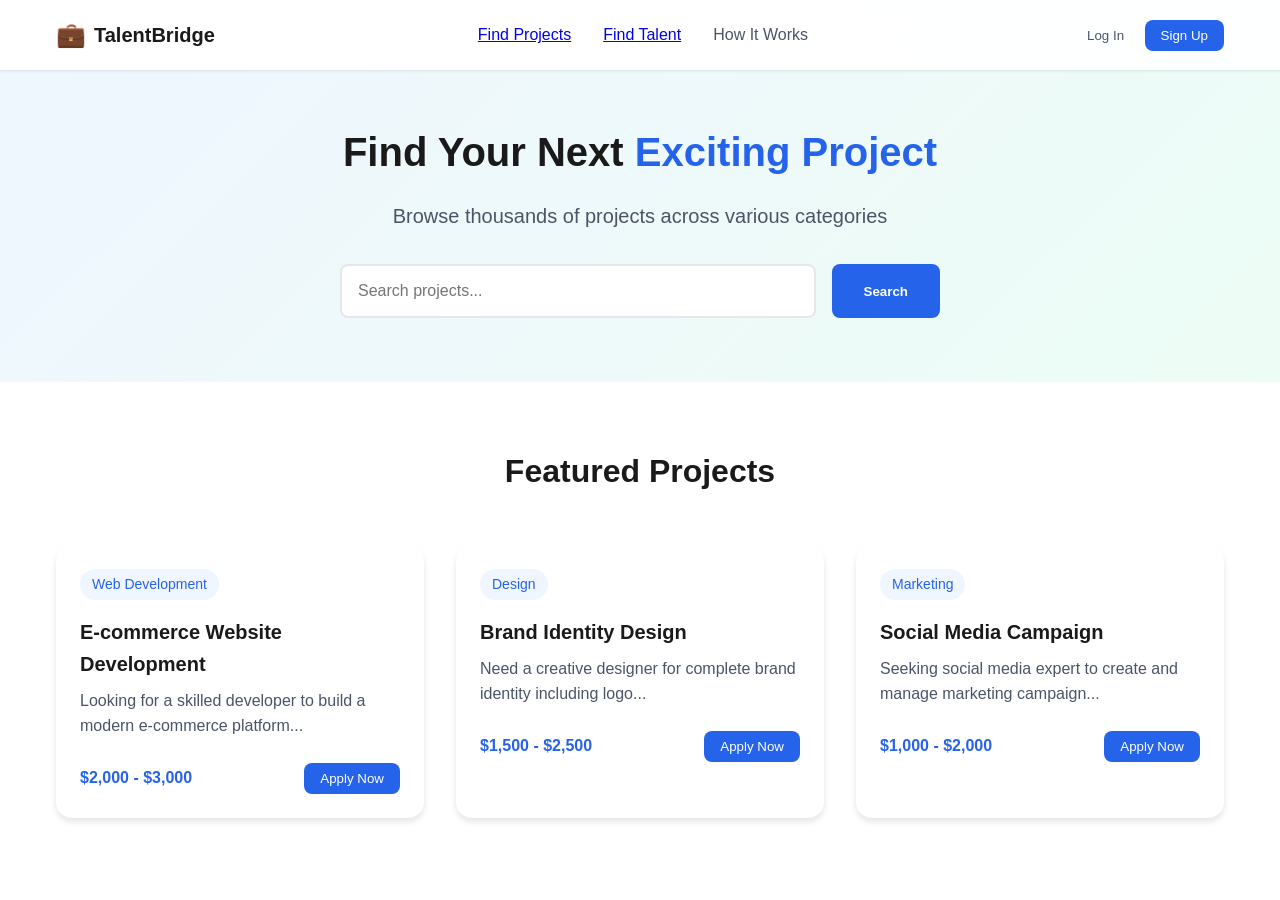
<file: findwork.html>
<!DOCTYPE html>
<html lang="en">
<head>
  <meta charset="UTF-8">
  <meta name="viewport" content="width=device-width, initial-scale=1.0">
  <title>Find Work - TalentBridge</title>
  <link rel="stylesheet" href="styles.css">
  <link rel="stylesheet" href="pages.css">
</head>
<body>
  <header class="header">
    <div class="container">
      <div class="logo">
        <span class="logo-icon">💼</span>
        <span class="logo-text">TalentBridge</span>
      </div>
      
      <nav class="desktop-nav">
        <div class="nav-item has-tooltip">
          <a href="findwork.html">Find Projects</a>
          <div class="tooltip">Browse Available Projects</div>
        </div>
        <div class="nav-item has-tooltip">
          <a href="hiretalent.html">Find Talent</a>
          <div class="tooltip">Discover Skilled Freelancers</div>
        </div>
        <a href="#" class="nav-item">How It Works</a>
      </nav>
      
      <div class="auth-buttons">
        <button class="btn-login">Log In</button>
        <button class="btn-signup">Sign Up</button>
      </div>
      
      <button class="mobile-menu-toggle" onclick="toggleMobileMenu()">☰</button>
    </div>
  </header>

  <div class="mobile-menu">
    <button class="close-menu" onclick="toggleMobileMenu()">✕</button>
    <nav>
      <a href="/findwork.html">Find Projects</a>
      <a href="/hiretalent.html">Find Talent</a>
      <a href="#">How It Works</a>
      <hr>
      <button class="btn-login-mobile">Log In</button>
      <button class="btn-signup-mobile">Sign Up</button>
    </nav>
  </div>

  <div class="mobile-menu-overlay" onclick="toggleMobileMenu()"></div>

  <main>
    <section class="page-hero">
      <div class="container">
        <h1>Find Your Next <span>Exciting Project</span></h1>
        <p>Browse thousands of projects across various categories</p>
        <div class="search-container">
          <input type="text" placeholder="Search projects..." class="search-input">
          <button class="search-button">Search</button>
        </div>
      </div>
    </section>

    <section class="featured-projects">
      <div class="container">
        <h2>Featured Projects</h2>
        <div class="project-grid">
          <div class="project-card">
            <span class="project-category">Web Development</span>
            <h3>E-commerce Website Development</h3>
            <p>Looking for a skilled developer to build a modern e-commerce platform...</p>
            <div class="project-footer">
              <span class="project-budget">$2,000 - $3,000</span>
              <button class="btn-apply">Apply Now</button>
            </div>
          </div>
          <div class="project-card">
            <span class="project-category">Design</span>
            <h3>Brand Identity Design</h3>
            <p>Need a creative designer for complete brand identity including logo...</p>
            <div class="project-footer">
              <span class="project-budget">$1,500 - $2,500</span>
              <button class="btn-apply">Apply Now</button>
            </div>
          </div>
          <div class="project-card">
            <span class="project-category">Marketing</span>
            <h3>Social Media Campaign</h3>
            <p>Seeking social media expert to create and manage marketing campaign...</p>
            <div class="project-footer">
              <span class="project-budget">$1,000 - $2,000</span>
              <button class="btn-apply">Apply Now</button>
            </div>
          </div>
        </div>
      </div>
    </section>
  </main>

  <script>
    function toggleMobileMenu() {
      document.body.classList.toggle('mobile-menu-open');
    }
  </script>
</body>
</html>
</file>
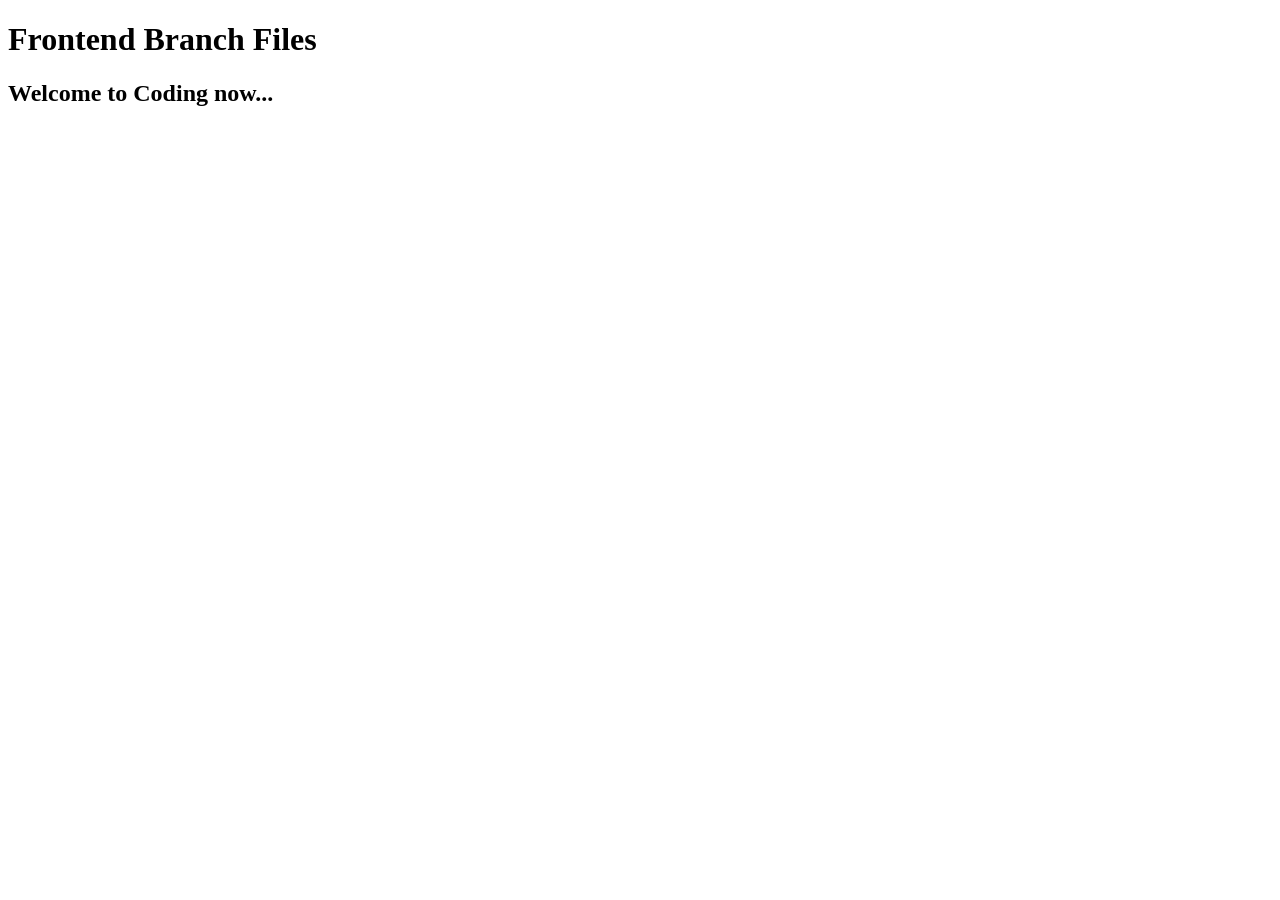
<file: front.html>
<!DOCTYPE html>
<html lang="en">
<head>
    <meta charset="UTF-8">
    <meta name="viewport" content="width=device-width, initial-scale=1.0">
    <title>Document</title>
</head>
<body>
    <h1>Frontend Branch Files</h1>
    <h2>Welcome to Coding now...</h2>
</body>
</html>
</file>
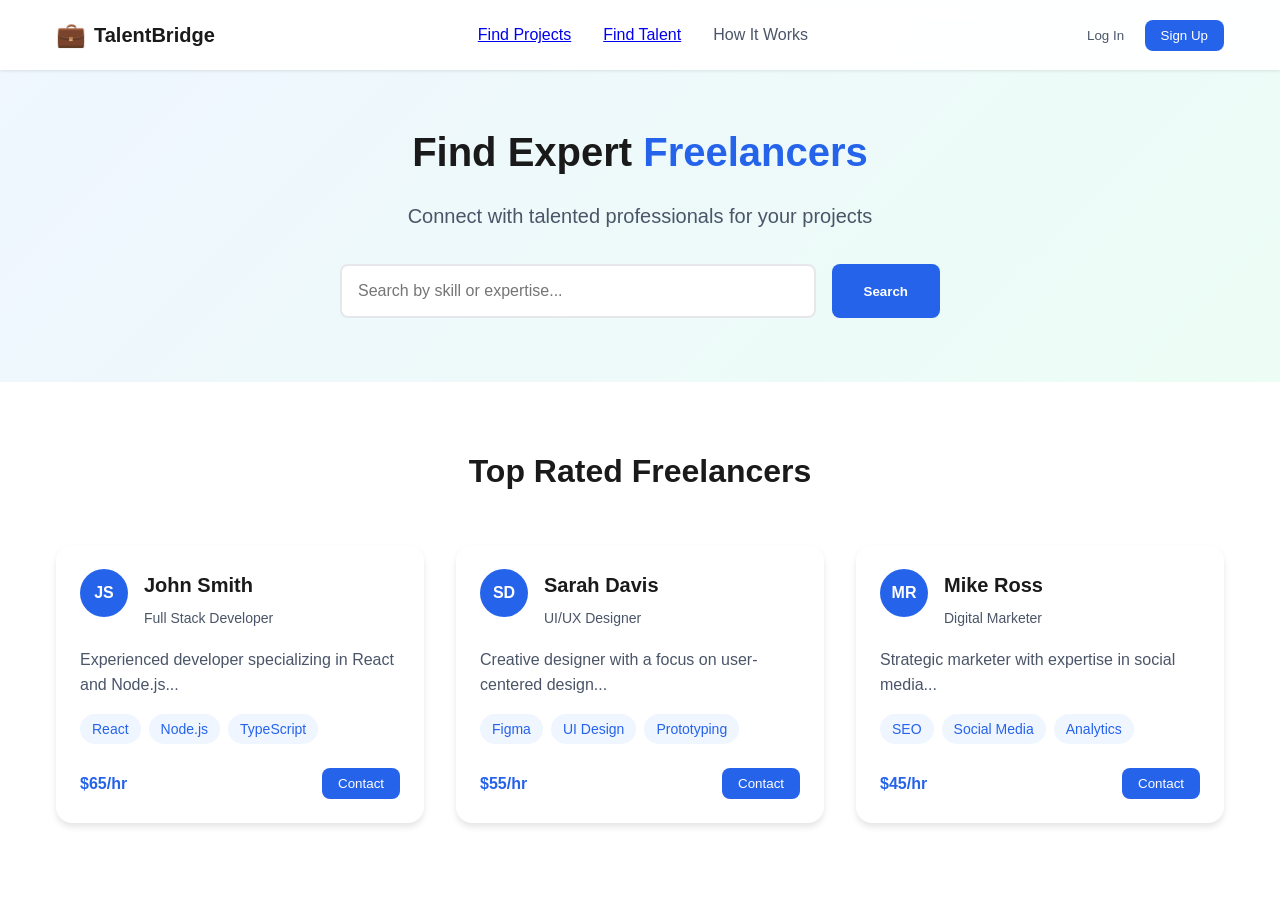
<file: hiretalent.html>
<!DOCTYPE html>
<html lang="en">
<head>
  <meta charset="UTF-8">
  <meta name="viewport" content="width=device-width, initial-scale=1.0">
  <title>Hire Talent - TalentBridge</title>
  <link rel="stylesheet" href="styles.css">
  <link rel="stylesheet" href="pages.css">
</head>
<body>
  <header class="header">
    <div class="container">
      <div class="logo">
        <span class="logo-icon">💼</span>
        <span class="logo-text">TalentBridge</span>
      </div>
      
      <nav class="desktop-nav">
        <div class="nav-item has-tooltip">
          <a href="findwork.html">Find Projects</a>
          <div class="tooltip">Browse Available Projects</div>
        </div>
        <div class="nav-item has-tooltip">
          <a href="hiretalent.html">Find Talent</a>
          <div class="tooltip">Discover Skilled Freelancers</div>
        </div>
        <a href="#" class="nav-item">How It Works</a>
      </nav>
      
      <div class="auth-buttons">
        <button class="btn-login">Log In</button>
        <button class="btn-signup">Sign Up</button>
      </div>
      
      <button class="mobile-menu-toggle" onclick="toggleMobileMenu()">☰</button>
    </div>
  </header>

  <div class="mobile-menu">
    <button class="close-menu" onclick="toggleMobileMenu()">✕</button>
    <nav>
      <a href="/findwork.html">Find Projects</a>
      <a href="/hiretalent.html">Find Talent</a>
      <a href="#">How It Works</a>
      <hr>
      <button class="btn-login-mobile">Log In</button>
      <button class="btn-signup-mobile">Sign Up</button>
    </nav>
  </div>

  <div class="mobile-menu-overlay" onclick="toggleMobileMenu()"></div>

  <main>
    <section class="page-hero">
      <div class="container">
        <h1>Find Expert <span>Freelancers</span></h1>
        <p>Connect with talented professionals for your projects</p>
        <div class="search-container">
          <input type="text" placeholder="Search by skill or expertise..." class="search-input">
          <button class="search-button">Search</button>
        </div>
      </div>
    </section>

    <section class="featured-freelancers">
      <div class="container">
        <h2>Top Rated Freelancers</h2>
        <div class="freelancer-grid">
          <div class="freelancer-card">
            <div class="freelancer-header">
              <div class="freelancer-avatar">JS</div>
              <div class="freelancer-info">
                <h3>John Smith</h3>
                <span class="freelancer-title">Full Stack Developer</span>
              </div>
            </div>
            <p>Experienced developer specializing in React and Node.js...</p>
            <div class="freelancer-skills">
              <span>React</span>
              <span>Node.js</span>
              <span>TypeScript</span>
            </div>
            <div class="freelancer-footer">
              <span class="freelancer-rate">$65/hr</span>
              <button class="btn-contact">Contact</button>
            </div>
          </div>
          <div class="freelancer-card">
            <div class="freelancer-header">
              <div class="freelancer-avatar">SD</div>
              <div class="freelancer-info">
                <h3>Sarah Davis</h3>
                <span class="freelancer-title">UI/UX Designer</span>
              </div>
            </div>
            <p>Creative designer with a focus on user-centered design...</p>
            <div class="freelancer-skills">
              <span>Figma</span>
              <span>UI Design</span>
              <span>Prototyping</span>
            </div>
            <div class="freelancer-footer">
              <span class="freelancer-rate">$55/hr</span>
              <button class="btn-contact">Contact</button>
            </div>
          </div>
          <div class="freelancer-card">
            <div class="freelancer-header">
              <div class="freelancer-avatar">MR</div>
              <div class="freelancer-info">
                <h3>Mike Ross</h3>
                <span class="freelancer-title">Digital Marketer</span>
              </div>
            </div>
            <p>Strategic marketer with expertise in social media...</p>
            <div class="freelancer-skills">
              <span>SEO</span>
              <span>Social Media</span>
              <span>Analytics</span>
            </div>
            <div class="freelancer-footer">
              <span class="freelancer-rate">$45/hr</span>
              <button class="btn-contact">Contact</button>
            </div>
          </div>
        </div>
      </div>
    </section>
  </main>

  <script>
    function toggleMobileMenu() {
      document.body.classList.toggle('mobile-menu-open');
    }
  </script>
</body>
</html>
</file>
<file: styles.css>
/* Reset and base styles */
* {
    margin: 0;
    padding: 0;
    box-sizing: border-box;
  }
  
  body {
    font-family: -apple-system, BlinkMacSystemFont, 'Segoe UI', Roboto, Oxygen, Ubuntu, Cantarell, sans-serif;
    line-height: 1.6;
    color: #1a1a1a;
    overflow-x: hidden;
  }
  
  .container {
    max-width: 1200px;
    margin: 0 auto;
    padding: 0 1rem;
  }
  
  /* Header styles */
  .header {
    position: fixed;
    top: 0;
    left: 0;
    right: 0;
    background: rgba(255, 255, 255, 0.95);
    backdrop-filter: blur(8px);
    box-shadow: 0 1px 3px rgba(0, 0, 0, 0.1);
    z-index: 1000;
  }
  
  .header .container {
    display: flex;
    align-items: center;
    justify-content: space-between;
    height: 70px;
  }
  
  .logo {
    display: flex;
    align-items: center;
    gap: 0.5rem;
  }
  
  .logo-icon {
    font-size: 1.5rem;
  }
  
  .logo-text {
    font-size: 1.25rem;
    font-weight: 700;
    color: #1a1a1a;
  }
  
  /* Navigation */
  .desktop-nav {
    display: none;
  }
  
  @media (min-width: 768px) {
    .desktop-nav {
      display: flex;
      gap: 2rem;
    }
  }
  
  .nav-item {
    position: relative;
    color: #4a5568;
    text-decoration: none;
    transition: color 0.2s;
  }
  
  .nav-item:hover {
    color: #2563eb;
  }
  
  /* Tooltip */
  .has-tooltip {
    position: relative;
  }
  
  .tooltip {
    position: absolute;
    top: -40px;
    left: 50%;
    transform: translateX(-50%);
    background: #1a1a1a;
    color: white;
    padding: 0.5rem 1rem;
    border-radius: 4px;
    font-size: 0.875rem;
    opacity: 0;
    visibility: hidden;
    transition: all 0.2s;
    white-space: nowrap;
  }
  
  .has-tooltip:hover .tooltip {
    opacity: 1;
    visibility: visible;
    animation: fadeInTooltip 0.2s ease-out;
  }
  
  /* Buttons */
  .btn-login, .btn-signup {
    padding: 0.5rem 1rem;
    border-radius: 0.5rem;
    font-weight: 500;
    cursor: pointer;
    transition: all 0.2s;
  }
  
  .btn-login {
    background: none;
    border: none;
    color: #4a5568;
  }
  
  .btn-signup {
    background: #2563eb;
    border: none;
    color: white;
  }
  
  .btn-signup:hover {
    background: #1d4ed8;
    transform: translateY(-1px);
  }
  
  /* Mobile menu */
  .mobile-menu-toggle {
    display: block;
    background: none;
    border: none;
    font-size: 1.5rem;
    color: #4a5568;
    cursor: pointer;
  }
  
  @media (min-width: 768px) {
    .mobile-menu-toggle {
      display: none;
    }
  }
  
  .mobile-menu {
    position: fixed;
    top: 0;
    right: -300px;
    width: 300px;
    height: 100vh;
    background: white;
    padding: 2rem;
    transition: transform 0.3s ease-in-out;
    z-index: 2000;
  }
  
  .mobile-menu-open .mobile-menu {
    transform: translateX(-300px);
  }
  
  .mobile-menu-overlay {
    position: fixed;
    inset: 0;
    background: rgba(0, 0, 0, 0.5);
    opacity: 0;
    visibility: hidden;
    transition: all 0.3s;
    z-index: 1500;
  }
  
  .mobile-menu-open .mobile-menu-overlay {
    opacity: 1;
    visibility: visible;
  }
  
  .close-menu {
    position: absolute;
    top: 1rem;
    right: 1rem;
    background: none;
    border: none;
    font-size: 1.5rem;
    color: #4a5568;
    cursor: pointer;
  }
  
  .mobile-menu nav {
    margin-top: 3rem;
    display: flex;
    flex-direction: column;
    gap: 1rem;
  }
  
  .mobile-menu a {
    color: #4a5568;
    text-decoration: none;
    font-size: 1.125rem;
    padding: 0.5rem 0;
  }
  
  .mobile-menu hr {
    border: none;
    border-top: 1px solid #e5e7eb;
    margin: 1rem 0;
  }
  
  /* Hero section */
  .hero {
    padding: 8rem 1rem 4rem;
    background: linear-gradient(135deg, #eff6ff 0%, #ecfdf5 100%);
    text-align: center;
  }
  
  .hero h1 {
    font-size: 2.5rem;
    font-weight: 800;
    margin-bottom: 1.5rem;
    line-height: 1.2;
    animation: fadeInUp 0.8s ease-out;
  }
  
  @media (min-width: 768px) {
    .hero h1 {
      font-size: 3.5rem;
    }
  }
  
  .hero h1 span {
    color: #2563eb;
  }
  
  .hero p {
    font-size: 1.25rem;
    color: #4a5568;
    max-width: 600px;
    margin: 0 auto 2rem;
    animation: fadeInUp 0.8s ease-out 0.2s backwards;
  }
  
  .hero-buttons {
    display: flex;
    flex-direction: column;
    gap: 1rem;
    justify-content: center;
    animation: fadeInUp 0.8s ease-out 0.4s backwards;
  }
  
  @media (min-width: 640px) {
    .hero-buttons {
      flex-direction: row;
    }
  }
  
  .btn-primary, .btn-secondary {
    padding: 0.75rem 2rem;
    border-radius: 0.5rem;
    font-weight: 600;
    font-size: 1.125rem;
    cursor: pointer;
    transition: all 0.2s;
  }
  
  .btn-primary {
    background: #2563eb;
    color: white;
    border: none;
  }
  
  .btn-primary:hover {
    background: #1d4ed8;
    transform: translateY(-2px);
  }
  
  .btn-secondary {
    background: white;
    color: #2563eb;
    border: 2px solid #2563eb;
  }
  
  .btn-secondary:hover {
    background: #eff6ff;
    transform: translateY(-2px);
  }
  
  /* How It Works section */
  .how-it-works {
    padding: 4rem 1rem;
  }
  
  .how-it-works h2 {
    text-align: center;
    font-size: 2rem;
    margin-bottom: 3rem;
    color: #1a1a1a;
  }
  
  .steps {
    display: grid;
    gap: 2rem;
    max-width: 1000px;
    margin: 0 auto;
  }
  
  @media (min-width: 768px) {
    .steps {
      grid-template-columns: repeat(3, 1fr);
    }
  }
  
  .step {
    text-align: center;
    padding: 2rem;
    border-radius: 1rem;
    background: white;
    box-shadow: 0 4px 6px rgba(0, 0, 0, 0.1);
    transition: transform 0.3s;
  }
  
  .step:hover {
    transform: translateY(-5px);
  }
  
  .step-number {
    width: 3rem;
    height: 3rem;
    background: #2563eb;
    color: white;
    border-radius: 50%;
    display: flex;
    align-items: center;
    justify-content: center;
    font-size: 1.25rem;
    font-weight: 600;
    margin: 0 auto 1rem;
  }
  
  .step h3 {
    font-size: 1.25rem;
    margin-bottom: 0.5rem;
    color: #1a1a1a;
  }
  
  .step p {
    color: #4a5568;
  }
  
  /* Animations */
  @keyframes fadeInUp {
    from {
      opacity: 0;
      transform: translateY(20px);
    }
    to {
      opacity: 1;
      transform: translateY(0);
    }
  }
  
  @keyframes fadeInTooltip {
    from {
      opacity: 0;
      transform: translate(-50%, 5px);
    }
    to {
      opacity: 1;
      transform: translate(-50%, 0);
    }
  }
</file>
<file: pages.css>
/* Page-specific styles */
.page-hero {
    padding: 8rem 1rem 4rem;
    background: linear-gradient(135deg, #eff6ff 0%, #ecfdf5 100%);
    text-align: center;
  }
  
  .page-hero h1 {
    font-size: 2.5rem;
    font-weight: 800;
    margin-bottom: 1.5rem;
    line-height: 1.2;
    animation: fadeInUp 0.8s ease-out;
  }
  
  .page-hero h1 span {
    color: #2563eb;
  }
  
  .page-hero p {
    font-size: 1.25rem;
    color: #4a5568;
    max-width: 600px;
    margin: 0 auto 2rem;
    animation: fadeInUp 0.8s ease-out 0.2s backwards;
  }
  
  .search-container {
    max-width: 600px;
    margin: 0 auto;
    display: flex;
    gap: 1rem;
    animation: fadeInUp 0.8s ease-out 0.4s backwards;
  }
  
  .search-input {
    flex: 1;
    padding: 1rem;
    border: 2px solid #e5e7eb;
    border-radius: 0.5rem;
    font-size: 1rem;
    transition: border-color 0.2s;
  }
  
  .search-input:focus {
    outline: none;
    border-color: #2563eb;
  }
  
  .search-button {
    padding: 1rem 2rem;
    background: #2563eb;
    color: white;
    border: none;
    border-radius: 0.5rem;
    font-weight: 600;
    cursor: pointer;
    transition: all 0.2s;
  }
  
  .search-button:hover {
    background: #1d4ed8;
    transform: translateY(-1px);
  }
  
  /* Featured Projects */
  .featured-projects,
  .featured-freelancers {
    padding: 4rem 1rem;
  }
  
  .featured-projects h2,
  .featured-freelancers h2 {
    text-align: center;
    font-size: 2rem;
    margin-bottom: 3rem;
    color: #1a1a1a;
  }
  
  .project-grid,
  .freelancer-grid {
    display: grid;
    gap: 2rem;
    max-width: 1200px;
    margin: 0 auto;
  }
  
  @media (min-width: 768px) {
    .project-grid,
    .freelancer-grid {
      grid-template-columns: repeat(3, 1fr);
    }
  }
  
  /* Project Card */
  .project-card {
    background: white;
    border-radius: 1rem;
    padding: 1.5rem;
    box-shadow: 0 4px 6px rgba(0, 0, 0, 0.1);
    transition: transform 0.3s;
  }
  
  .project-card:hover {
    transform: translateY(-5px);
  }
  
  .project-category {
    display: inline-block;
    padding: 0.25rem 0.75rem;
    background: #eff6ff;
    color: #2563eb;
    border-radius: 1rem;
    font-size: 0.875rem;
    margin-bottom: 1rem;
  }
  
  .project-card h3 {
    font-size: 1.25rem;
    margin-bottom: 0.5rem;
    color: #1a1a1a;
  }
  
  .project-card p {
    color: #4a5568;
    margin-bottom: 1.5rem;
  }
  
  .project-footer {
    display: flex;
    justify-content: space-between;
    align-items: center;
  }
  
  .project-budget {
    color: #2563eb;
    font-weight: 600;
  }
  
  .btn-apply {
    padding: 0.5rem 1rem;
    background: #2563eb;
    color: white;
    border: none;
    border-radius: 0.5rem;
    font-weight: 500;
    cursor: pointer;
    transition: all 0.2s;
  }
  
  .btn-apply:hover {
    background: #1d4ed8;
    transform: translateY(-1px);
  }
  
  /* Freelancer Card */
  .freelancer-card {
    background: white;
    border-radius: 1rem;
    padding: 1.5rem;
    box-shadow: 0 4px 6px rgba(0, 0, 0, 0.1);
    transition: transform 0.3s;
  }
  
  .freelancer-card:hover {
    transform: translateY(-5px);
  }
  
  .freelancer-header {
    display: flex;
    gap: 1rem;
    margin-bottom: 1rem;
  }
  
  .freelancer-avatar {
    width: 3rem;
    height: 3rem;
    background: #2563eb;
    color: white;
    border-radius: 50%;
    display: flex;
    align-items: center;
    justify-content: center;
    font-weight: 600;
  }
  
  .freelancer-info h3 {
    font-size: 1.25rem;
    margin-bottom: 0.25rem;
    color: #1a1a1a;
  }
  
  .freelancer-title {
    color: #4a5568;
    font-size: 0.875rem;
  }
  
  .freelancer-card p {
    color: #4a5568;
    margin-bottom: 1rem;
  }
  
  .freelancer-skills {
    display: flex;
    flex-wrap: wrap;
    gap: 0.5rem;
    margin-bottom: 1.5rem;
  }
  
  .freelancer-skills span {
    padding: 0.25rem 0.75rem;
    background: #eff6ff;
    color: #2563eb;
    border-radius: 1rem;
    font-size: 0.875rem;
  }
  
  .freelancer-footer {
    display: flex;
    justify-content: space-between;
    align-items: center;
  }
  
  .freelancer-rate {
    color: #2563eb;
    font-weight: 600;
  }
  
  .btn-contact {
    padding: 0.5rem 1rem;
    background: #2563eb;
    color: white;
    border: none;
    border-radius: 0.5rem;
    font-weight: 500;
    cursor: pointer;
    transition: all 0.2s;
  }
  
  .btn-contact:hover {
    background: #1d4ed8;
    transform: translateY(-1px);
  }
  
  @media (max-width: 768px) {
    .search-container {
      flex-direction: column;
    }
    
    .search-button {
      width: 100%;
    }
  }
</file>
